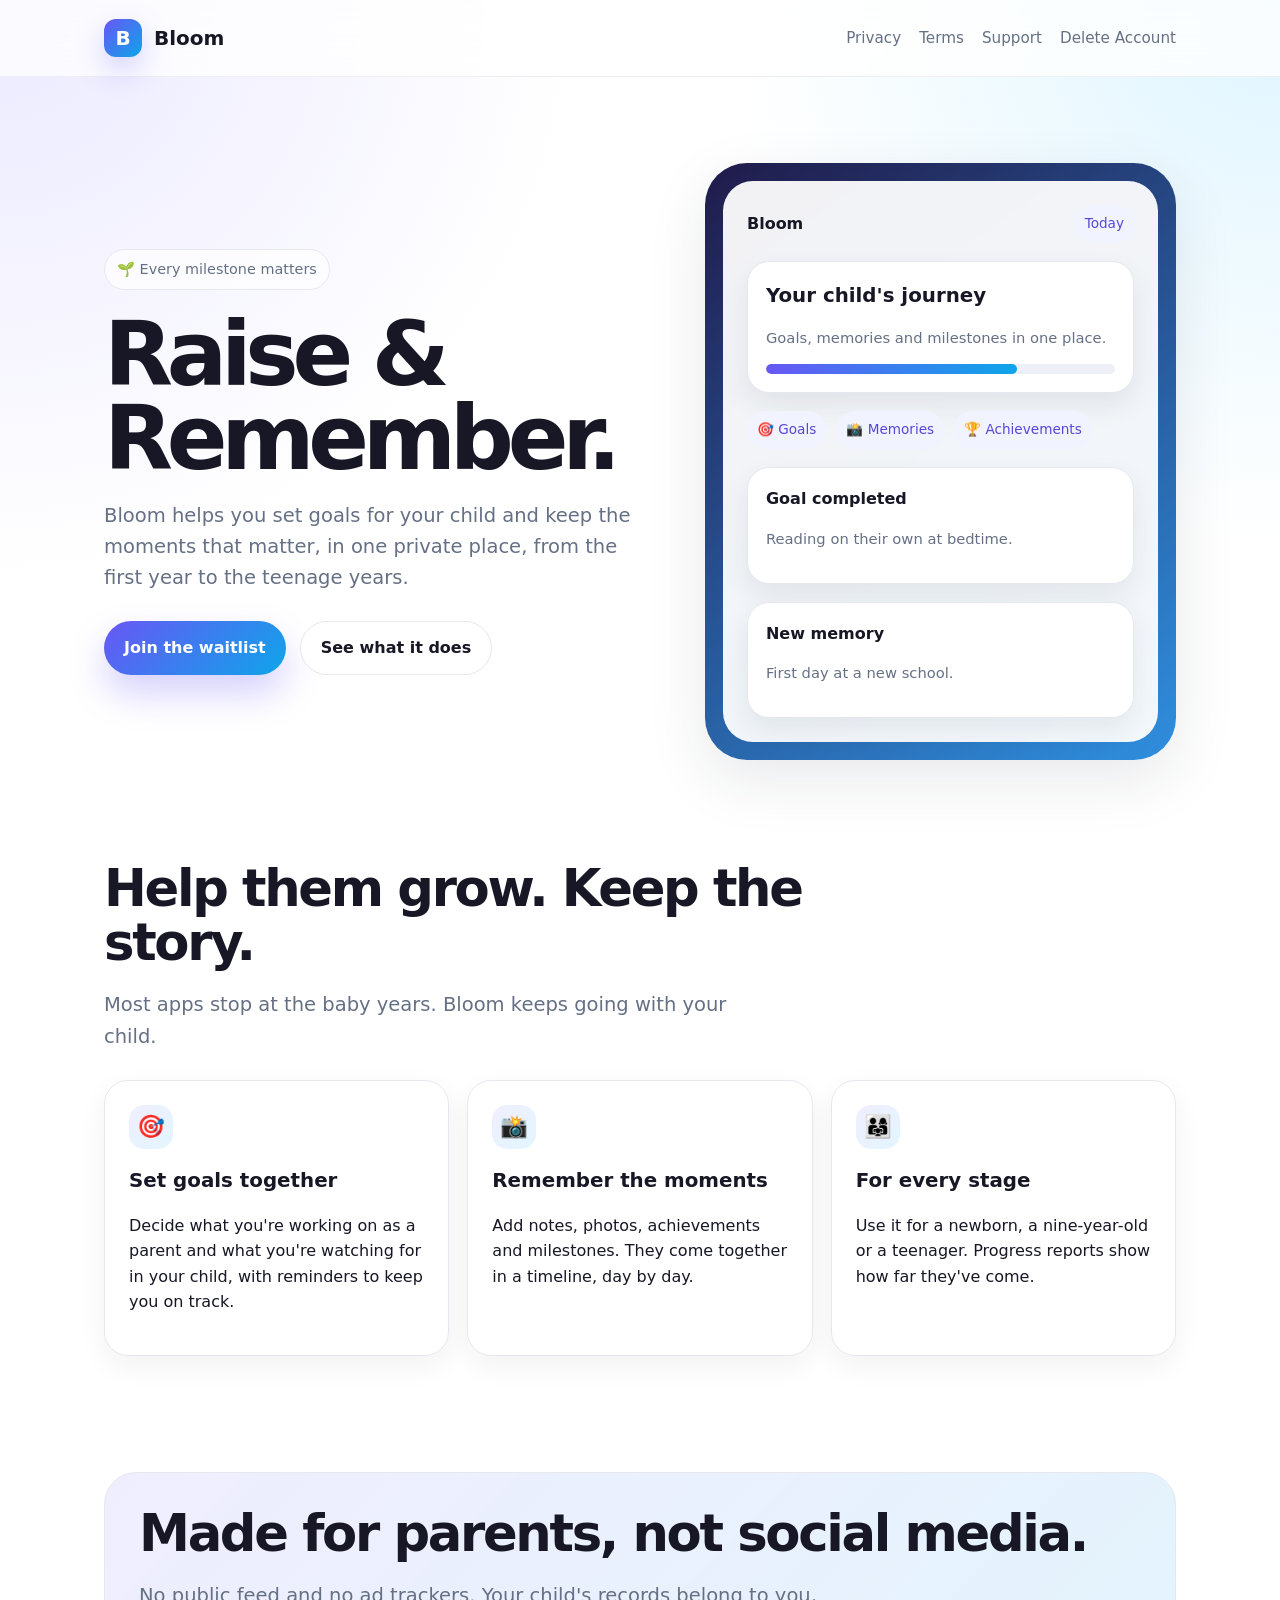
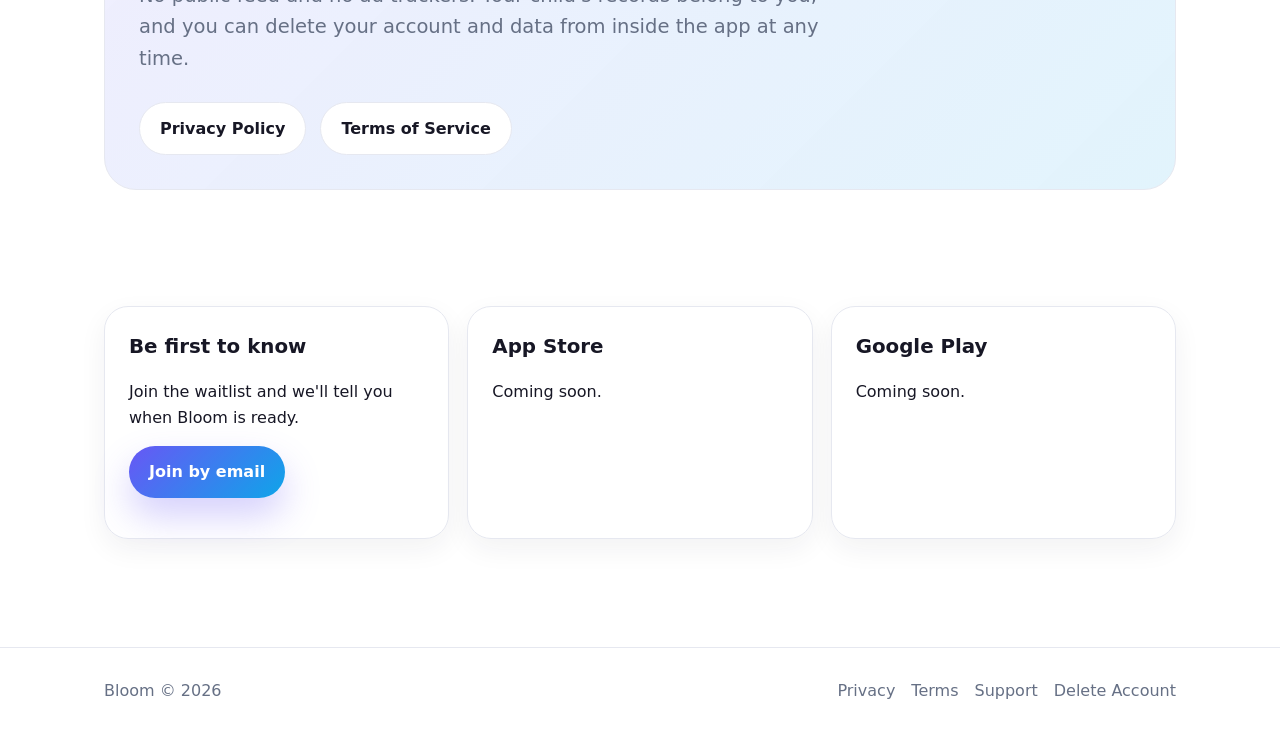
<file: index.html>
<!doctype html><html lang="en"><head><meta charset="utf-8"><meta name="viewport" content="width=device-width,initial-scale=1"><title>Bloom: Raise &amp; Remember</title><meta name="description" content="Bloom helps parents set goals for their child and keep the moments that matter, from the first year to the teenage years. Private by design."><link rel="canonical" href="https://bloomapp.au/"><meta property="og:title" content="Bloom: Raise &amp; Remember"><meta property="og:description" content="Goals and memories for your child, from the first year to the teenage years."><meta property="og:type" content="website"><meta property="og:url" content="https://bloomapp.au/"><meta name="twitter:card" content="summary"><link rel="icon" href="assets/favicon.ico"><link rel="stylesheet" href="styles/main.css"><script defer src="scripts/main.js"></script></head><body><a class="skip" href="#main">Skip to content</a><header class="site-header"><div class="container nav"><a class="brand" href="./"><span class="logo">B</span><span>Bloom</span></a><nav class="nav-links" aria-label="Main navigation"><a href="privacy/">Privacy</a><a href="terms/">Terms</a><a href="support/">Support</a><a href="delete-account/">Delete Account</a></nav></div></header><main id="main"><section class="hero"><div class="container hero-grid"><div><span class="eyebrow">🌱 Every milestone matters</span><h1>Raise &amp; Remember.</h1><p class="lead">Bloom helps you set goals for your child and keep the moments that matter, in one private place, from the first year to the teenage years.</p><div class="actions"><a class="btn primary" href="#waitlist">Join the waitlist</a><a class="btn" href="#features">See what it does</a></div></div><div class="phone" aria-label="Illustration of the Bloom app"><div class="phone-inner"><div class="app-top"><strong>Bloom</strong><span class="pill">Today</span></div><div class="child-card"><h3>Your child's journey</h3><p class="small">Goals, memories and milestones in one place.</p><div class="progress"><span></span></div></div><div class="pill-row" style="margin-top:18px"><span class="pill">🎯 Goals</span><span class="pill">📸 Memories</span><span class="pill">🏆 Achievements</span></div><div class="mini-card"><strong>Goal completed</strong><p class="small">Reading on their own at bedtime.</p></div><div class="mini-card"><strong>New memory</strong><p class="small">First day at a new school.</p></div></div></div></div></section><section class="section" id="features"><div class="container"><div class="section-head"><h2>Help them grow. Keep the story.</h2><p class="lead">Most apps stop at the baby years. Bloom keeps going with your child.</p></div><div class="grid"><article class="card"><div class="icon">🎯</div><h3>Set goals together</h3><p>Decide what you're working on as a parent and what you're watching for in your child, with reminders to keep you on track.</p></article><article class="card"><div class="icon">📸</div><h3>Remember the moments</h3><p>Add notes, photos, achievements and milestones. They come together in a timeline, day by day.</p></article><article class="card"><div class="icon">👨‍👩‍👧</div><h3>For every stage</h3><p>Use it for a newborn, a nine-year-old or a teenager. Progress reports show how far they've come.</p></article></div></div></section><section class="section"><div class="container"><div class="band"><h2>Made for parents, not social media.</h2><p class="lead">No public feed and no ad trackers. Your child's records belong to you, and you can delete your account and data from inside the app at any time.</p><div class="actions"><a class="btn" href="privacy/">Privacy Policy</a><a class="btn" href="terms/">Terms of Service</a></div></div></div></section><section class="section" id="waitlist"><div class="container grid"><article class="card"><h3>Be first to know</h3><p>Join the waitlist and we'll tell you when Bloom is ready.</p><p><a class="btn primary" href="mailto:support@bloomapp.au?subject=Bloom%20waitlist&amp;body=Please%20add%20me%20to%20the%20Bloom%20waitlist.">Join by email</a></p></article><article class="card"><h3>App Store</h3><p>Coming soon.</p></article><article class="card"><h3>Google Play</h3><p>Coming soon.</p></article></div></section></main><footer class="site-footer"><div class="container footer-row"><span>Bloom © <span data-year></span></span><div class="footer-links"><a href="privacy/">Privacy</a><a href="terms/">Terms</a><a href="support/">Support</a><a href="delete-account/">Delete Account</a></div></div></footer></body></html>
</file>
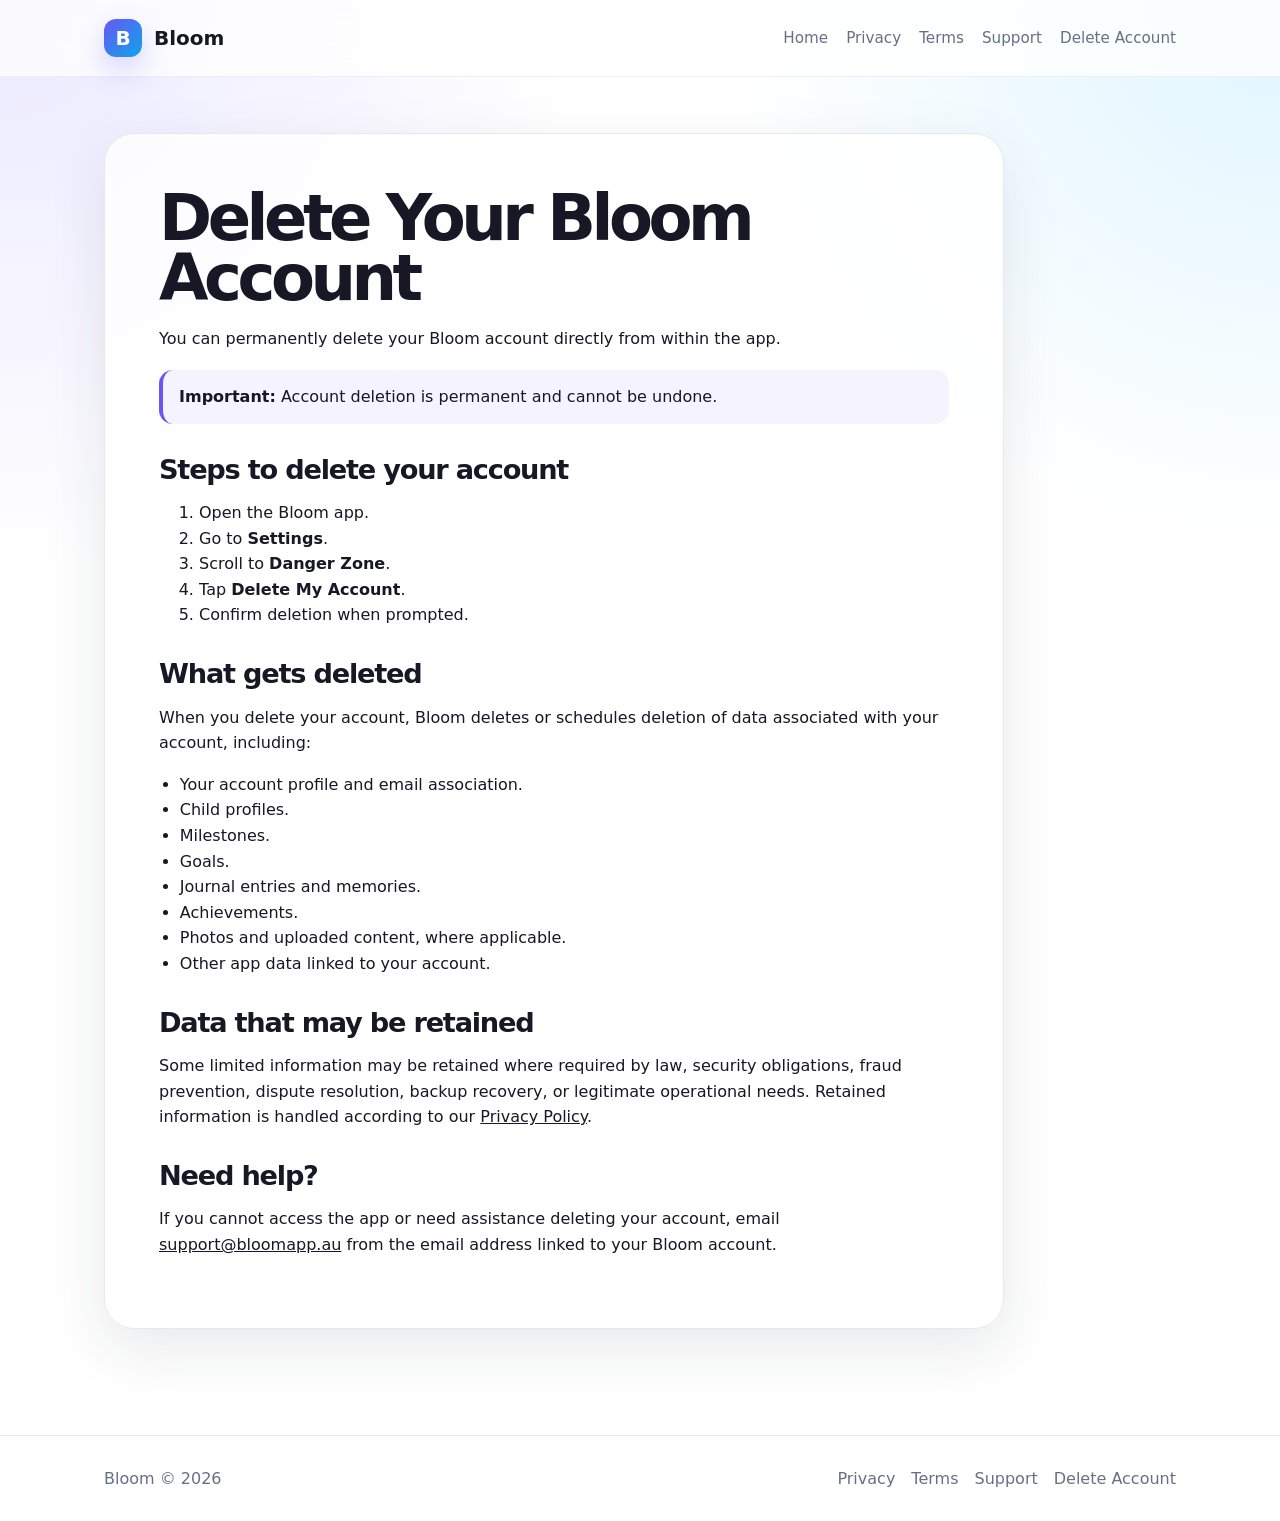
<file: delete-account/index.html>
<!doctype html><html lang="en"><head><meta charset="utf-8"><meta name="viewport" content="width=device-width,initial-scale=1"><title>Delete Account — Bloom</title><meta name="description" content="How to permanently delete your Bloom account and associated data."><link rel="canonical" href="https://bloomapp.au/delete-account/"><meta property="og:title" content="Delete Account — Bloom"><meta property="og:description" content="Instructions for deleting a Bloom account and associated data."><meta property="og:type" content="website"><meta name="twitter:card" content="summary"><link rel="icon" href="../assets/favicon.ico"><link rel="stylesheet" href="../styles/main.css"><script defer src="../scripts/main.js"></script></head><body><header class="site-header"><div class="container nav"><a class="brand" href="../"><span class="logo">B</span><span>Bloom</span></a><nav class="nav-links"><a href="../">Home</a><a href="../privacy/">Privacy</a><a href="../terms/">Terms</a><a href="../support/">Support</a><a href="../delete-account/">Delete Account</a></nav></div></header><main class="page"><div class="container"><article class="page-card"><h1>Delete Your Bloom Account</h1><p>You can permanently delete your Bloom account directly from within the app.</p><div class="notice"><strong>Important:</strong> Account deletion is permanent and cannot be undone.</div><h2>Steps to delete your account</h2><ol><li>Open the Bloom app.</li><li>Go to <strong>Settings</strong>.</li><li>Scroll to <strong>Danger Zone</strong>.</li><li>Tap <strong>Delete My Account</strong>.</li><li>Confirm deletion when prompted.</li></ol><h2>What gets deleted</h2><p>When you delete your account, Bloom deletes or schedules deletion of data associated with your account, including:</p><ul><li>Your account profile and email association.</li><li>Child profiles.</li><li>Milestones.</li><li>Goals.</li><li>Journal entries and memories.</li><li>Achievements.</li><li>Photos and uploaded content, where applicable.</li><li>Other app data linked to your account.</li></ul><h2>Data that may be retained</h2><p>Some limited information may be retained where required by law, security obligations, fraud prevention, dispute resolution, backup recovery, or legitimate operational needs. Retained information is handled according to our <a href="../privacy/">Privacy Policy</a>.</p><h2>Need help?</h2><p>If you cannot access the app or need assistance deleting your account, email <a href="mailto:support@bloomapp.au">support@bloomapp.au</a> from the email address linked to your Bloom account.</p></article></div></main><footer class="site-footer"><div class="container footer-row"><span>Bloom © <span data-year></span></span><div class="footer-links"><a href="../privacy/">Privacy</a><a href="../terms/">Terms</a><a href="../support/">Support</a><a href="../delete-account/">Delete Account</a></div></div></footer></body></html>
</file>
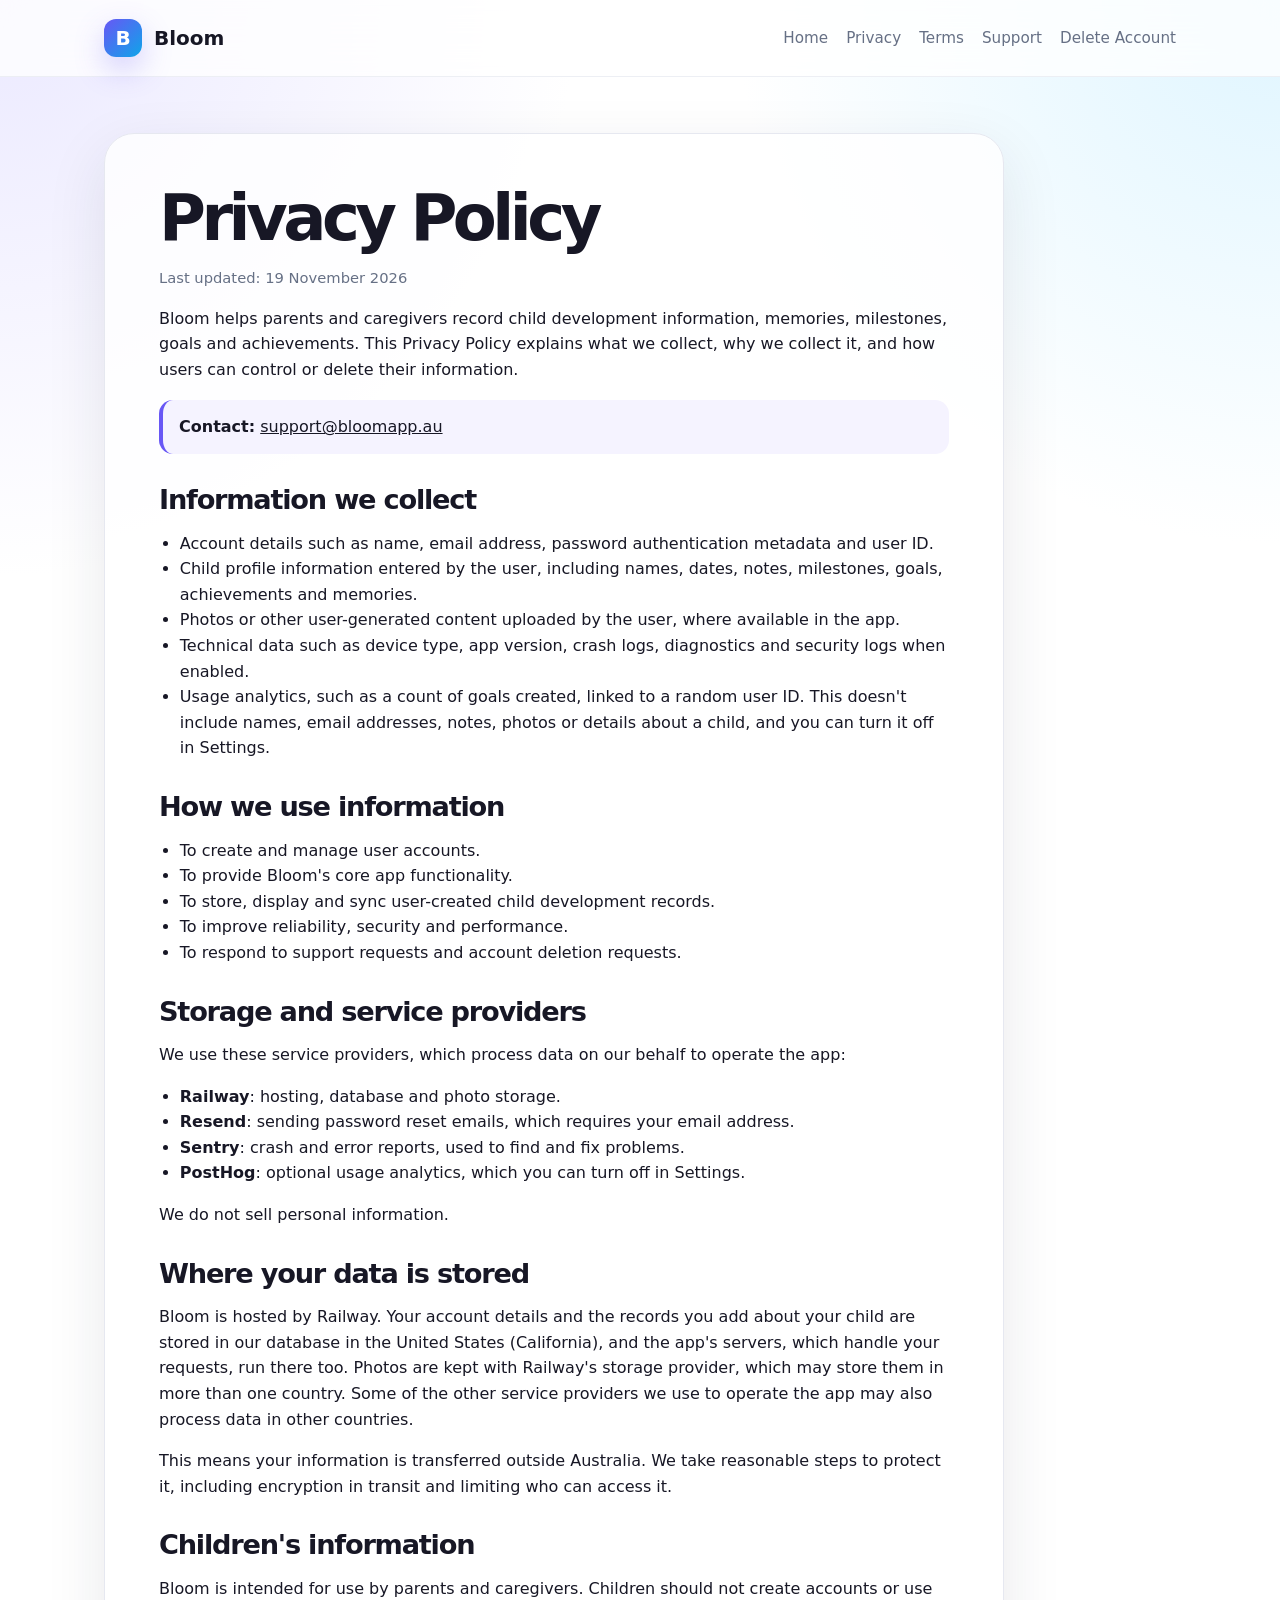
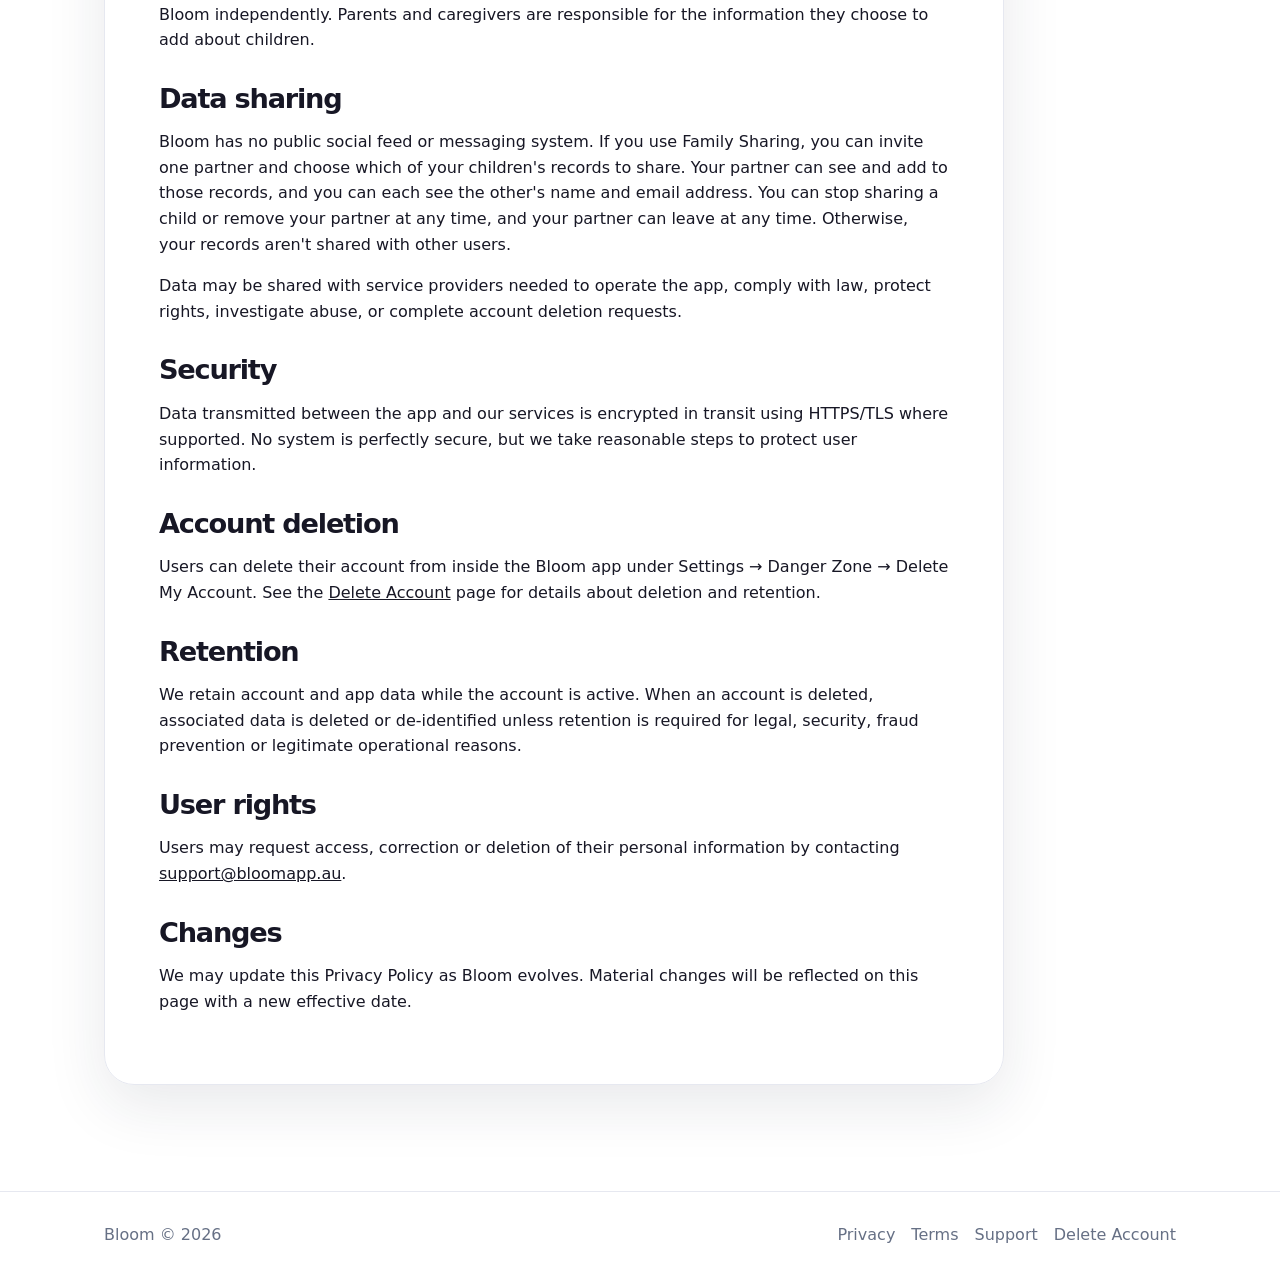
<file: privacy/index.html>
<!doctype html><html lang="en"><head><meta charset="utf-8"><meta name="viewport" content="width=device-width,initial-scale=1"><title>Privacy Policy — Bloom</title><meta name="description" content="Bloom Privacy Policy for parents and caregivers."><link rel="canonical" href="https://bloomapp.au/privacy/"><meta property="og:title" content="Privacy Policy — Bloom"><meta property="og:description" content="How Bloom collects, uses, protects, and deletes data."><meta property="og:type" content="website"><meta name="twitter:card" content="summary"><link rel="icon" href="../assets/favicon.ico"><link rel="stylesheet" href="../styles/main.css"><script defer src="../scripts/main.js"></script></head><body><header class="site-header"><div class="container nav"><a class="brand" href="../"><span class="logo">B</span><span>Bloom</span></a><nav class="nav-links"><a href="../">Home</a><a href="../privacy/">Privacy</a><a href="../terms/">Terms</a><a href="../support/">Support</a><a href="../delete-account/">Delete Account</a></nav></div></header><main class="page"><div class="container"><article class="page-card"><h1>Privacy Policy</h1><p class="small">Last updated: 19 November 2026</p><p>Bloom helps parents and caregivers record child development information, memories, milestones, goals and achievements. This Privacy Policy explains what we collect, why we collect it, and how users can control or delete their information.</p><div class="notice"><strong>Contact:</strong> <a href="mailto:support@bloomapp.au">support@bloomapp.au</a></div><h2>Information we collect</h2><ul><li>Account details such as name, email address, password authentication metadata and user ID.</li><li>Child profile information entered by the user, including names, dates, notes, milestones, goals, achievements and memories.</li><li>Photos or other user-generated content uploaded by the user, where available in the app.</li><li>Technical data such as device type, app version, crash logs, diagnostics and security logs when enabled.</li><li>Usage analytics, such as a count of goals created, linked to a random user ID. This doesn't include names, email addresses, notes, photos or details about a child, and you can turn it off in Settings.</li></ul><h2>How we use information</h2><ul><li>To create and manage user accounts.</li><li>To provide Bloom's core app functionality.</li><li>To store, display and sync user-created child development records.</li><li>To improve reliability, security and performance.</li><li>To respond to support requests and account deletion requests.</li></ul><h2>Storage and service providers</h2><p>We use these service providers, which process data on our behalf to operate the app:</p><ul><li><strong>Railway</strong>: hosting, database and photo storage.</li><li><strong>Resend</strong>: sending password reset emails, which requires your email address.</li><li><strong>Sentry</strong>: crash and error reports, used to find and fix problems.</li><li><strong>PostHog</strong>: optional usage analytics, which you can turn off in Settings.</li></ul><p>We do not sell personal information.</p><h2>Where your data is stored</h2><p>Bloom is hosted by Railway. Your account details and the records you add about your child are stored in our database in the United States (California), and the app's servers, which handle your requests, run there too. Photos are kept with Railway's storage provider, which may store them in more than one country. Some of the other service providers we use to operate the app may also process data in other countries.</p><p>This means your information is transferred outside Australia. We take reasonable steps to protect it, including encryption in transit and limiting who can access it.</p><h2>Children's information</h2><p>Bloom is intended for use by parents and caregivers. Children should not create accounts or use Bloom independently. Parents and caregivers are responsible for the information they choose to add about children.</p><h2>Data sharing</h2><p>Bloom has no public social feed or messaging system. If you use Family Sharing, you can invite one partner and choose which of your children's records to share. Your partner can see and add to those records, and you can each see the other's name and email address. You can stop sharing a child or remove your partner at any time, and your partner can leave at any time. Otherwise, your records aren't shared with other users.</p><p>Data may be shared with service providers needed to operate the app, comply with law, protect rights, investigate abuse, or complete account deletion requests.</p><h2>Security</h2><p>Data transmitted between the app and our services is encrypted in transit using HTTPS/TLS where supported. No system is perfectly secure, but we take reasonable steps to protect user information.</p><h2>Account deletion</h2><p>Users can delete their account from inside the Bloom app under Settings → Danger Zone → Delete My Account. See the <a href="../delete-account/">Delete Account</a> page for details about deletion and retention.</p><h2>Retention</h2><p>We retain account and app data while the account is active. When an account is deleted, associated data is deleted or de-identified unless retention is required for legal, security, fraud prevention or legitimate operational reasons.</p><h2>User rights</h2><p>Users may request access, correction or deletion of their personal information by contacting <a href="mailto:support@bloomapp.au">support@bloomapp.au</a>.</p><h2>Changes</h2><p>We may update this Privacy Policy as Bloom evolves. Material changes will be reflected on this page with a new effective date.</p></article></div></main><footer class="site-footer"><div class="container footer-row"><span>Bloom © <span data-year></span></span><div class="footer-links"><a href="../privacy/">Privacy</a><a href="../terms/">Terms</a><a href="../support/">Support</a><a href="../delete-account/">Delete Account</a></div></div></footer></body></html>
</file>
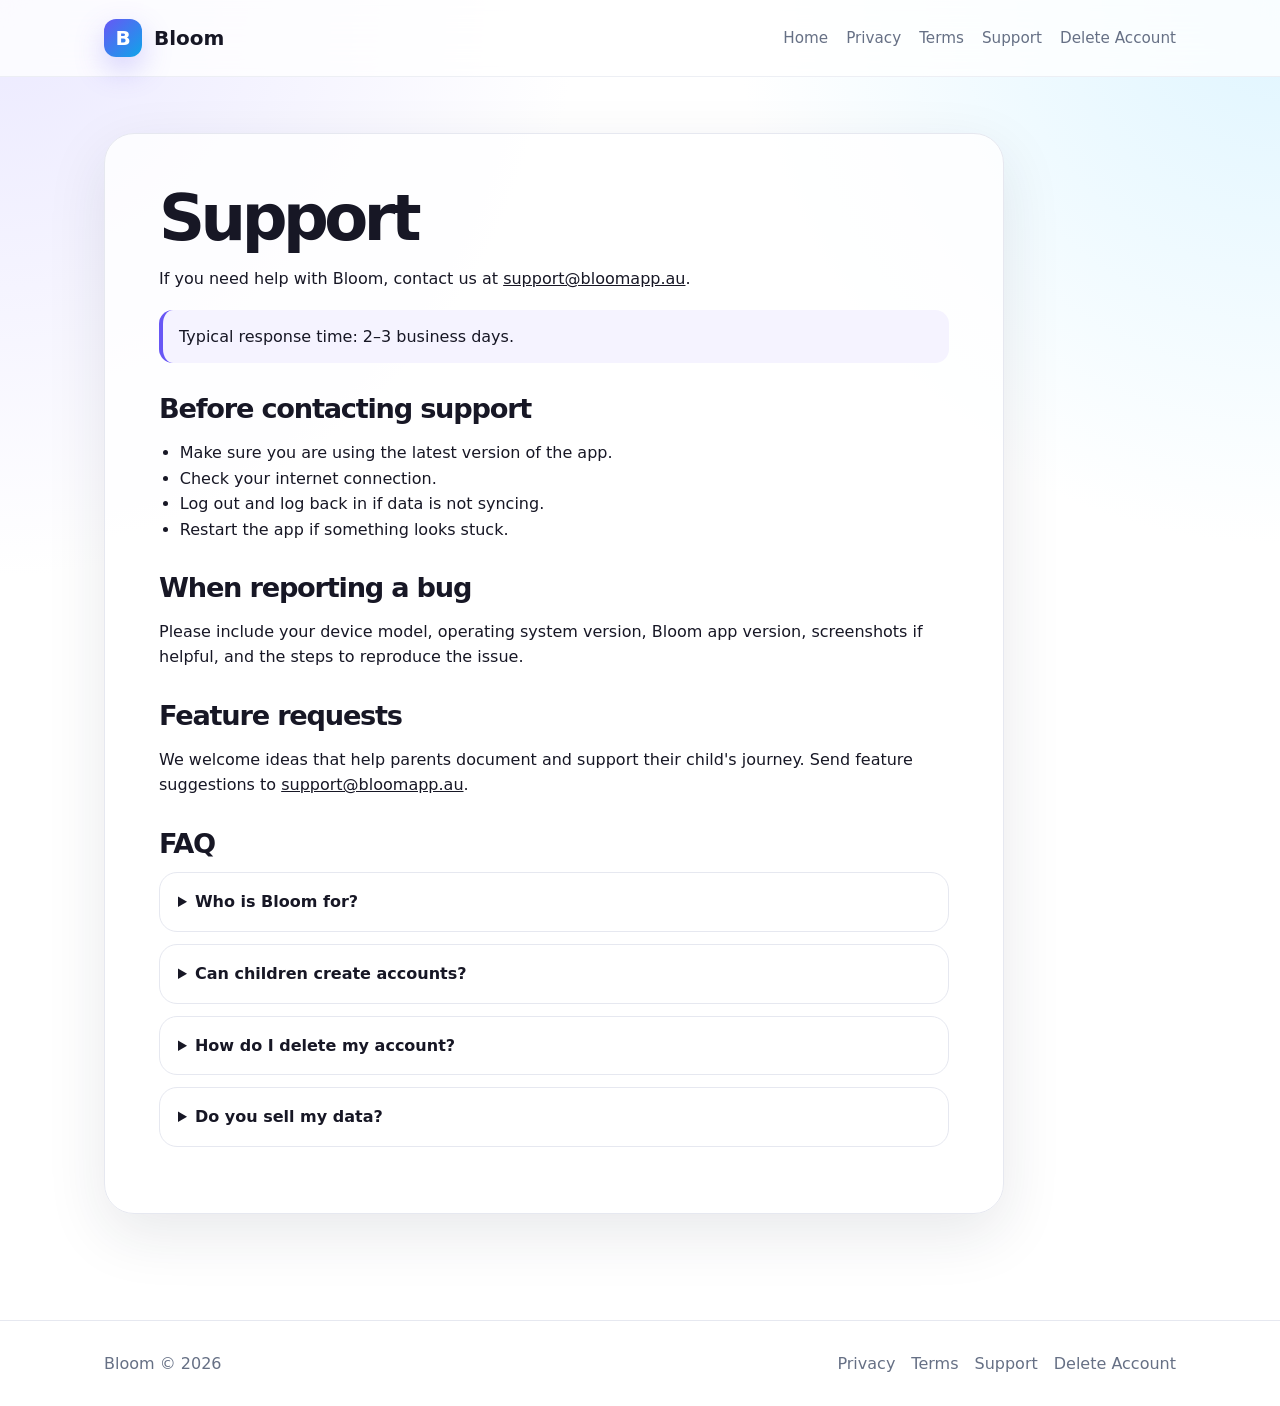
<file: support/index.html>
<!doctype html><html lang="en"><head><meta charset="utf-8"><meta name="viewport" content="width=device-width,initial-scale=1"><title>Support — Bloom</title><meta name="description" content="Get help with Bloom."><link rel="canonical" href="https://bloomapp.au/support/"><meta property="og:title" content="Support — Bloom"><meta property="og:type" content="website"><meta name="twitter:card" content="summary"><link rel="icon" href="../assets/favicon.ico"><link rel="stylesheet" href="../styles/main.css"><script defer src="../scripts/main.js"></script></head><body><header class="site-header"><div class="container nav"><a class="brand" href="../"><span class="logo">B</span><span>Bloom</span></a><nav class="nav-links"><a href="../">Home</a><a href="../privacy/">Privacy</a><a href="../terms/">Terms</a><a href="../support/">Support</a><a href="../delete-account/">Delete Account</a></nav></div></header><main class="page"><div class="container"><article class="page-card"><h1>Support</h1><p>If you need help with Bloom, contact us at <a href="mailto:support@bloomapp.au">support@bloomapp.au</a>.</p><div class="notice">Typical response time: 2–3 business days.</div><h2>Before contacting support</h2><ul><li>Make sure you are using the latest version of the app.</li><li>Check your internet connection.</li><li>Log out and log back in if data is not syncing.</li><li>Restart the app if something looks stuck.</li></ul><h2>When reporting a bug</h2><p>Please include your device model, operating system version, Bloom app version, screenshots if helpful, and the steps to reproduce the issue.</p><h2>Feature requests</h2><p>We welcome ideas that help parents document and support their child's journey. Send feature suggestions to <a href="mailto:support@bloomapp.au">support@bloomapp.au</a>.</p><section class="faq"><h2>FAQ</h2><details><summary>Who is Bloom for?</summary><p>Bloom is designed for parents and caregivers who want to privately record a child's milestones, goals, achievements, memories and growth journey.</p></details><details><summary>Can children create accounts?</summary><p>No. Bloom is intended for adult parents and caregivers.</p></details><details><summary>How do I delete my account?</summary><p>Open Bloom, go to Settings, scroll to Danger Zone, and tap Delete My Account.</p></details><details><summary>Do you sell my data?</summary><p>No. Bloom does not sell personal information.</p></details></section></article></div></main><footer class="site-footer"><div class="container footer-row"><span>Bloom © <span data-year></span></span><div class="footer-links"><a href="../privacy/">Privacy</a><a href="../terms/">Terms</a><a href="../support/">Support</a><a href="../delete-account/">Delete Account</a></div></div></footer></body></html>
</file>
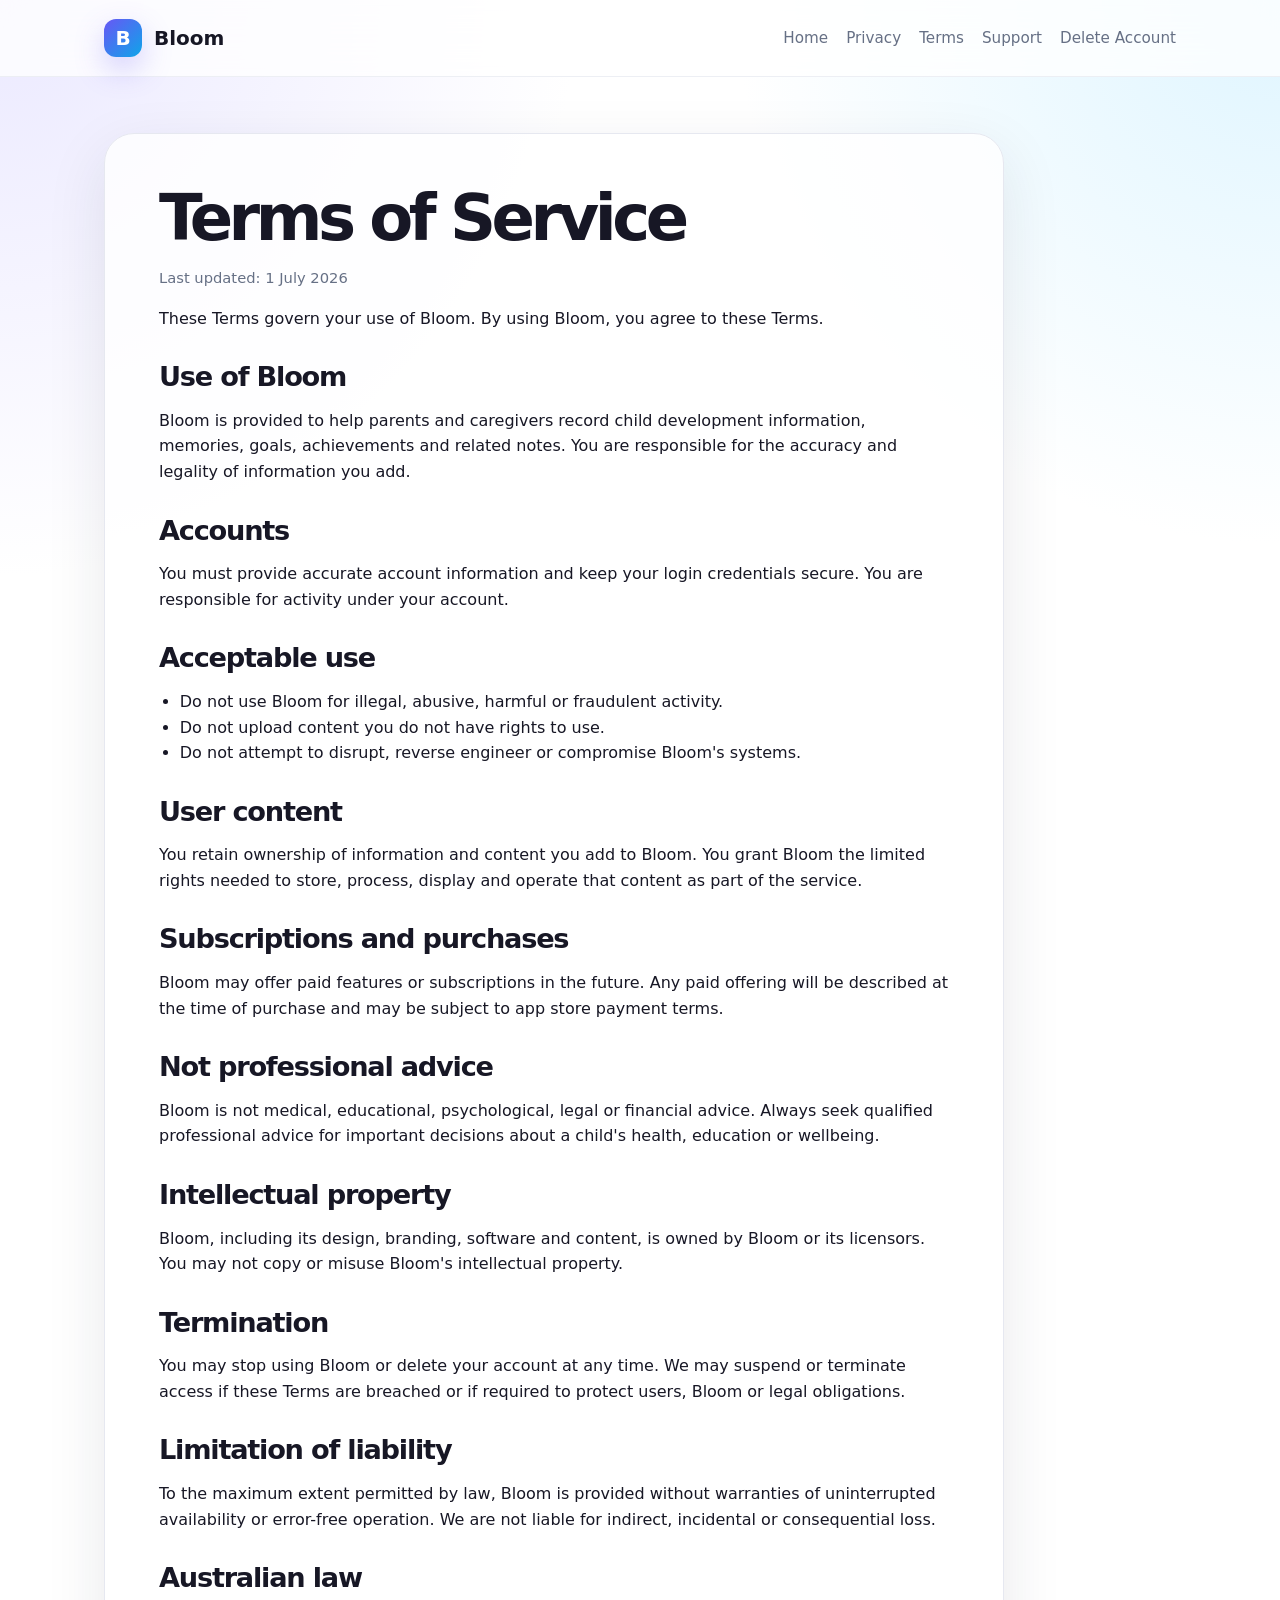
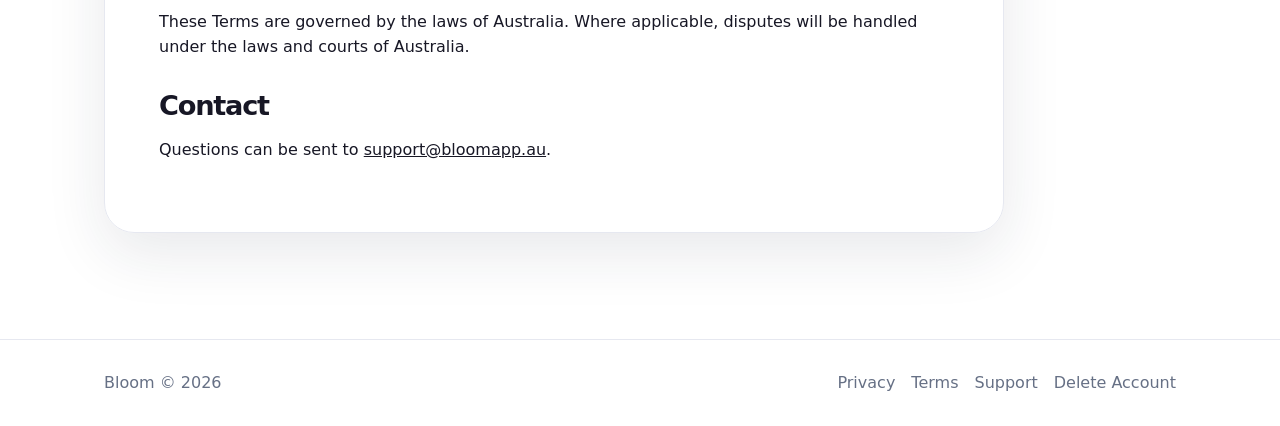
<file: terms/index.html>
<!doctype html><html lang="en"><head><meta charset="utf-8"><meta name="viewport" content="width=device-width,initial-scale=1"><title>Terms of Service — Bloom</title><meta name="description" content="Bloom Terms of Service."><link rel="canonical" href="https://bloomapp.au/terms/"><meta property="og:title" content="Terms of Service — Bloom"><meta property="og:type" content="website"><meta name="twitter:card" content="summary"><link rel="icon" href="../assets/favicon.ico"><link rel="stylesheet" href="../styles/main.css"><script defer src="../scripts/main.js"></script></head><body><header class="site-header"><div class="container nav"><a class="brand" href="../"><span class="logo">B</span><span>Bloom</span></a><nav class="nav-links"><a href="../">Home</a><a href="../privacy/">Privacy</a><a href="../terms/">Terms</a><a href="../support/">Support</a><a href="../delete-account/">Delete Account</a></nav></div></header><main class="page"><div class="container"><article class="page-card"><h1>Terms of Service</h1><p class="small">Last updated: 1 July 2026</p><p>These Terms govern your use of Bloom. By using Bloom, you agree to these Terms.</p><h2>Use of Bloom</h2><p>Bloom is provided to help parents and caregivers record child development information, memories, goals, achievements and related notes. You are responsible for the accuracy and legality of information you add.</p><h2>Accounts</h2><p>You must provide accurate account information and keep your login credentials secure. You are responsible for activity under your account.</p><h2>Acceptable use</h2><ul><li>Do not use Bloom for illegal, abusive, harmful or fraudulent activity.</li><li>Do not upload content you do not have rights to use.</li><li>Do not attempt to disrupt, reverse engineer or compromise Bloom's systems.</li></ul><h2>User content</h2><p>You retain ownership of information and content you add to Bloom. You grant Bloom the limited rights needed to store, process, display and operate that content as part of the service.</p><h2>Subscriptions and purchases</h2><p>Bloom may offer paid features or subscriptions in the future. Any paid offering will be described at the time of purchase and may be subject to app store payment terms.</p><h2>Not professional advice</h2><p>Bloom is not medical, educational, psychological, legal or financial advice. Always seek qualified professional advice for important decisions about a child's health, education or wellbeing.</p><h2>Intellectual property</h2><p>Bloom, including its design, branding, software and content, is owned by Bloom or its licensors. You may not copy or misuse Bloom's intellectual property.</p><h2>Termination</h2><p>You may stop using Bloom or delete your account at any time. We may suspend or terminate access if these Terms are breached or if required to protect users, Bloom or legal obligations.</p><h2>Limitation of liability</h2><p>To the maximum extent permitted by law, Bloom is provided without warranties of uninterrupted availability or error-free operation. We are not liable for indirect, incidental or consequential loss.</p><h2>Australian law</h2><p>These Terms are governed by the laws of Australia. Where applicable, disputes will be handled under the laws and courts of Australia.</p><h2>Contact</h2><p>Questions can be sent to <a href="mailto:support@bloomapp.au">support@bloomapp.au</a>.</p></article></div></main><footer class="site-footer"><div class="container footer-row"><span>Bloom © <span data-year></span></span><div class="footer-links"><a href="../privacy/">Privacy</a><a href="../terms/">Terms</a><a href="../support/">Support</a><a href="../delete-account/">Delete Account</a></div></div></footer></body></html>
</file>
<file: styles/main.css>
:root{--bg:#ffffff;--fg:#171725;--muted:#667085;--card:#ffffffcc;--line:#e6e8f0;--brand:#6857f5;--brand2:#0ea5e9;--soft:#f6f7fb;--shadow:0 20px 60px rgba(31,41,55,.10);--radius:24px;--max:1120px}*{box-sizing:border-box}html{scroll-behavior:smooth}body{margin:0;font-family:Inter,ui-sans-serif,system-ui,-apple-system,BlinkMacSystemFont,"Segoe UI",sans-serif;background:radial-gradient(circle at top left,#ebe9ff,transparent 36rem),radial-gradient(circle at top right,#dff5ff,transparent 34rem),var(--bg);color:var(--fg);line-height:1.6}a{color:inherit}.skip{position:absolute;left:-999px;top:auto}.skip:focus{left:1rem;top:1rem;background:var(--fg);color:var(--bg);padding:.75rem 1rem;border-radius:10px;z-index:99}.container{max-width:var(--max);margin:auto;padding:0 24px}.site-header{position:sticky;top:0;z-index:20;background:rgba(255,255,255,.78);backdrop-filter:blur(18px);border-bottom:1px solid rgba(230,232,240,.7)}.nav{height:76px;display:flex;align-items:center;justify-content:space-between;gap:20px}.brand{display:flex;align-items:center;gap:12px;text-decoration:none;font-weight:800;font-size:1.25rem}.logo{width:38px;height:38px;border-radius:12px;background:linear-gradient(135deg,var(--brand),var(--brand2));display:grid;place-items:center;color:#fff;font-weight:900;box-shadow:0 12px 30px rgba(104,87,245,.28)}.nav-links{display:flex;gap:18px;align-items:center;font-size:.95rem;color:var(--muted)}.nav-links a{text-decoration:none}.nav-links a:hover,.nav-links a:focus{color:var(--brand)}.hero{padding:86px 0 44px}.hero-grid{display:grid;grid-template-columns:1.08fr .92fr;gap:48px;align-items:center}.eyebrow{display:inline-flex;gap:8px;align-items:center;border:1px solid var(--line);border-radius:999px;padding:8px 12px;background:rgba(255,255,255,.7);font-size:.9rem;color:var(--muted)}h1{font-size:clamp(2.65rem,7vw,5.7rem);letter-spacing:-.07em;line-height:.94;margin:22px 0 18px}h2{font-size:clamp(2rem,4vw,3.2rem);letter-spacing:-.045em;line-height:1.05;margin:0 0 14px}h3{font-size:1.24rem;margin:0 0 8px}.lead{font-size:1.22rem;color:var(--muted);max-width:680px}.actions{display:flex;gap:14px;flex-wrap:wrap;margin-top:28px}.btn{display:inline-flex;align-items:center;justify-content:center;gap:8px;padding:13px 20px;border-radius:999px;text-decoration:none;font-weight:700;border:1px solid var(--line);background:#fff}.btn.primary{background:linear-gradient(135deg,var(--brand),var(--brand2));color:#fff;border:0;box-shadow:0 18px 36px rgba(104,87,245,.28)}.phone{min-height:510px;border-radius:42px;padding:18px;background:linear-gradient(145deg,#201a4a,#2f8fdf);box-shadow:var(--shadow);position:relative;overflow:hidden}.phone-inner{height:100%;border-radius:30px;background:rgba(255,255,255,.94);padding:24px}.app-top{display:flex;justify-content:space-between;align-items:center}.child-card,.mini-card{background:#fff;border:1px solid var(--line);border-radius:22px;padding:18px;margin-top:18px;box-shadow:0 12px 28px rgba(31,41,55,.08)}.progress{height:10px;background:#edf0f7;border-radius:99px;overflow:hidden}.progress span{display:block;height:100%;width:72%;background:linear-gradient(90deg,var(--brand),var(--brand2));border-radius:99px}.pill-row{display:flex;gap:10px;flex-wrap:wrap}.pill{padding:8px 10px;border-radius:999px;background:#f1f4ff;color:#5647d8;font-size:.85rem}.section{padding:58px 0}.section-head{max-width:760px;margin-bottom:28px}.grid{display:grid;grid-template-columns:repeat(3,1fr);gap:18px}.card{background:var(--card);border:1px solid var(--line);border-radius:var(--radius);padding:24px;box-shadow:0 10px 28px rgba(31,41,55,.06)}.icon{width:44px;height:44px;border-radius:15px;background:linear-gradient(135deg,#f0eeff,#e2f6ff);display:grid;place-items:center;font-size:1.4rem;margin-bottom:16px}.band{background:linear-gradient(135deg,rgba(104,87,245,.1),rgba(14,165,233,.12));border:1px solid var(--line);border-radius:32px;padding:34px}.page{padding:56px 0}.page-card{max-width:900px;background:rgba(255,255,255,.82);border:1px solid var(--line);border-radius:30px;padding:clamp(24px,5vw,54px);box-shadow:var(--shadow)}.page-card h1{font-size:clamp(2.3rem,5vw,4rem);margin-top:0}.page-card h2{font-size:1.7rem;margin-top:2rem}.page-card ul{padding-left:1.3rem}.notice{border-left:4px solid var(--brand);background:#f5f3ff;padding:14px 16px;border-radius:14px;margin:18px 0}.faq details{border:1px solid var(--line);border-radius:18px;padding:16px 18px;background:#fff;margin:12px 0}.faq summary{font-weight:750;cursor:pointer}.site-footer{border-top:1px solid var(--line);padding:30px 0;color:var(--muted);margin-top:50px}.footer-row{display:flex;justify-content:space-between;gap:20px;flex-wrap:wrap}.footer-links{display:flex;gap:16px;flex-wrap:wrap}.footer-links a{text-decoration:none}.small{font-size:.92rem;color:var(--muted)}:focus-visible{outline:3px solid rgba(104,87,245,.45);outline-offset:3px}@media(max-width:820px){.hero-grid,.grid{grid-template-columns:1fr}.nav{height:auto;padding:14px 0;align-items:flex-start}.nav-links{gap:10px;flex-wrap:wrap;justify-content:flex-end}.phone{min-height:420px}h1{letter-spacing:-.055em}}@media(prefers-color-scheme:dark){:root{--bg:#0b1020;--fg:#f8fafc;--muted:#b5bdce;--card:rgba(17,24,39,.72);--line:rgba(255,255,255,.12);--soft:#111827;--shadow:0 20px 70px rgba(0,0,0,.35)}body{background:radial-gradient(circle at top left,rgba(104,87,245,.34),transparent 34rem),radial-gradient(circle at top right,rgba(14,165,233,.22),transparent 34rem),var(--bg)}.site-header{background:rgba(11,16,32,.78)}.btn,.card,.page-card,.child-card,.mini-card,.phone-inner,.faq details{background:rgba(17,24,39,.88)}.eyebrow{background:rgba(17,24,39,.68)}.notice{background:rgba(104,87,245,.13)}}
</file>
